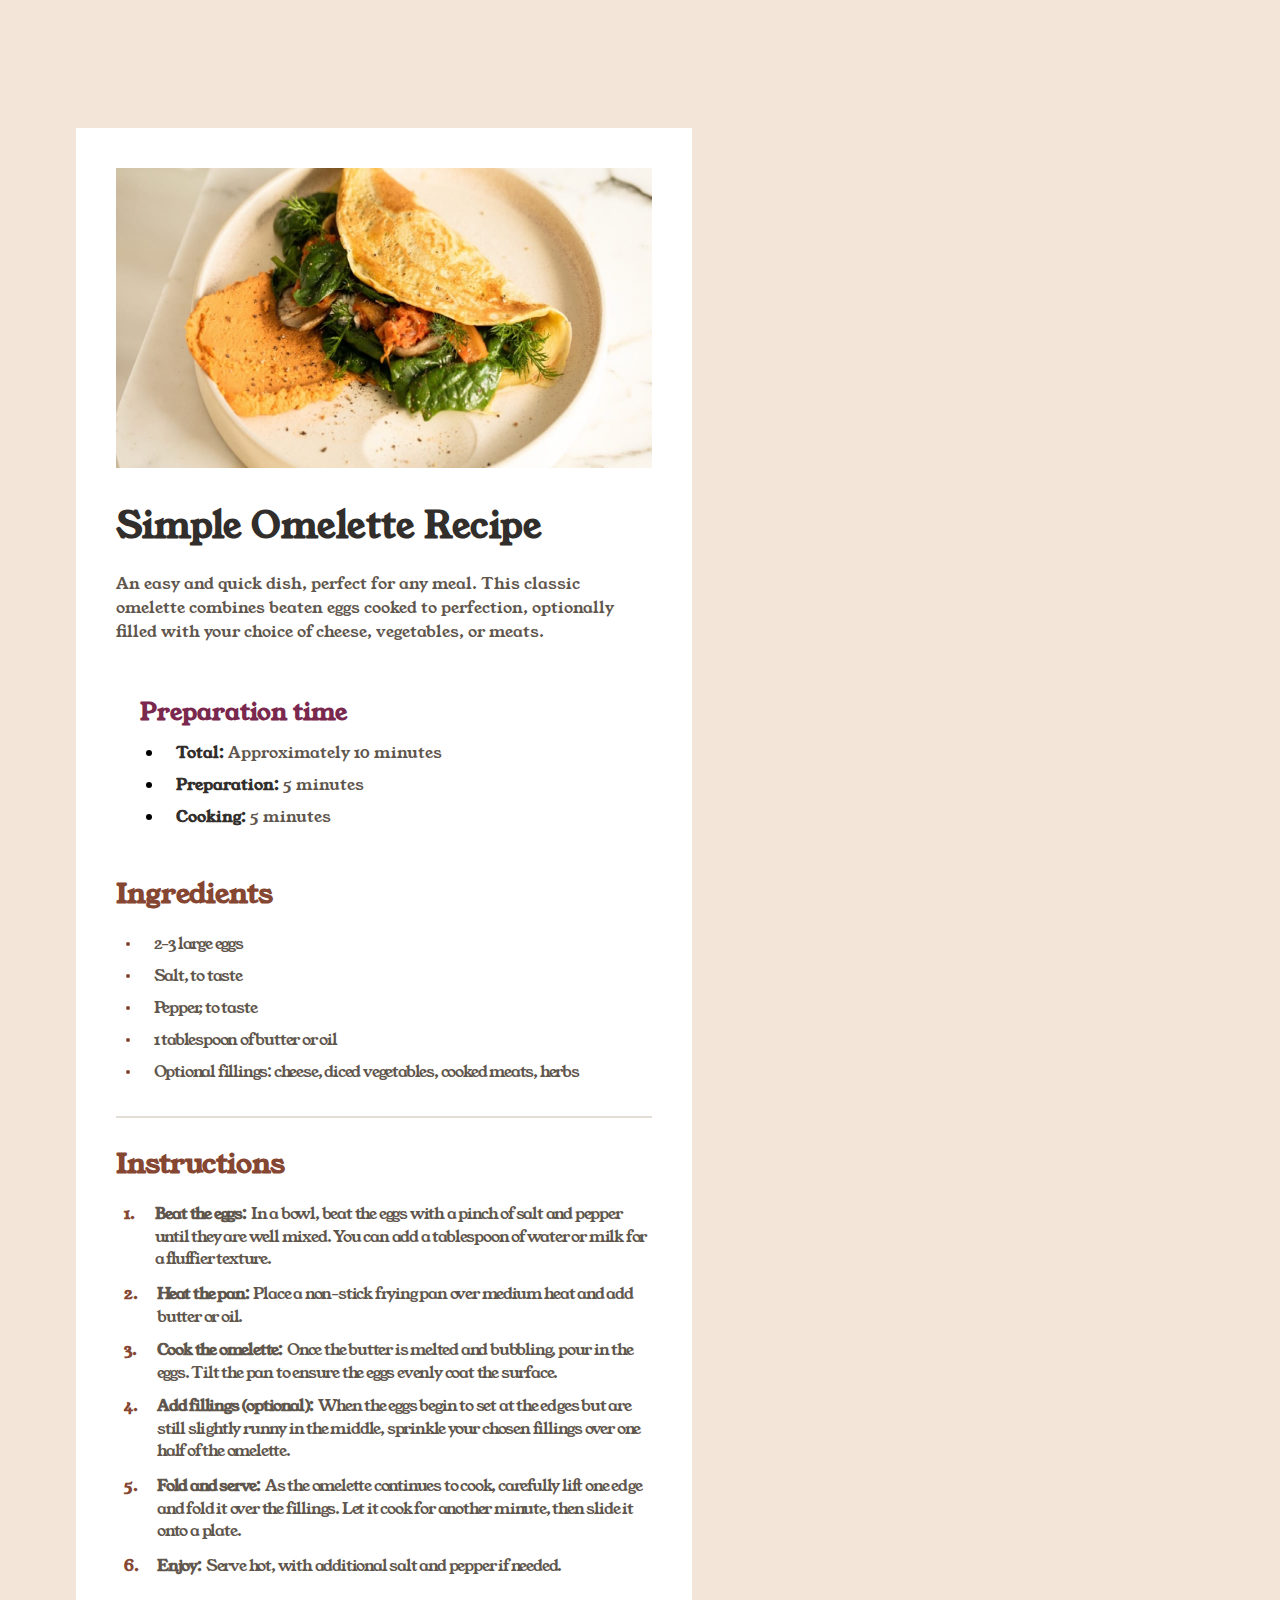
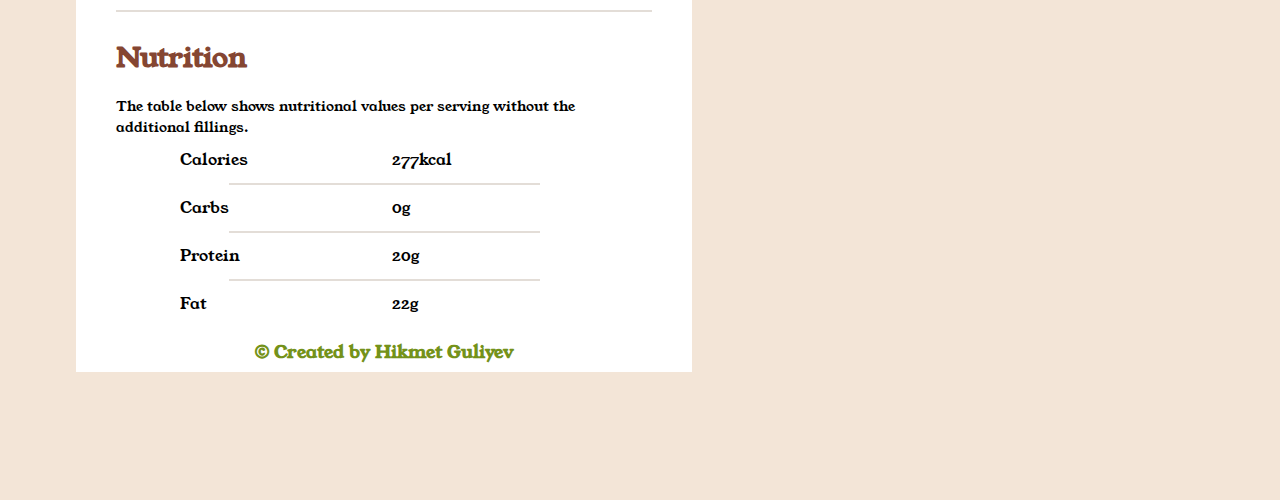
<file: index.html>
<!DOCTYPE html>
<html lang="en">

<head>
    <meta charset="UTF-8">
    <meta name="viewport" content="width=device-width, initial-scale=1.0">
    <link rel="icon" type="image/png" sizes="32x32" href="./assets/images/favicon-32x32.png">
    <title>Frontend Mentor | Recipe page</title>
    <link rel="stylesheet" href="style.css">
</head>

<body>
    <div class="container">
        <article class="card">
            <header class="card_header">
                <img src="assets/images/image-omelette.jpeg" alt="Photo of a simple omelette" class="header_image">
            </header>
            
            <main>
                <div class="card_text-content">
                <section class="card_text-content_title">
                    <h1 class="card_title">Simple Omelette Recipe</h1>
                    <p class="card_text">
                        An easy and quick dish, perfect for any meal. This classic omelette combines beaten eggs cooked
                        to perfection, optionally filled with your choice of cheese, vegetables, or meats.</p>
                </section>
                <section class="card_text-content_preparation">
                    <h2 class="preparation_title">Preparation time</h2>
                    <ul class="preparation_info_list">
                        <li class="preparation_info_list_item">
                            <p class="list_item_text"><span class="preparation_span">Total: </span>Approximately 10
                                minutes</p>
                        </li>
                        <li class="preparation_info_list_item">
                            <p class="list_item_text">
                                <span class="preparation_span">Preparation:</span> 5 minutes
                            </p>
                        </li>
                        <li class="preparation_info_list_item">
                            <p class="list_item_text">
                                <span class="preparation_span">Cooking:</span> 5 minutes
                            </p>
                        </li>
                    </ul>
                </section>
                <section class="card_text-content_ingredients">
                    <h3 class="ingredients_title">Ingredients</h3>
                    <div class="ingredients_info_list">
                        <div class="ingredients_info_list_item">
                            <div class="ingredients_span_box">
                                <div class="ingredients_span_ellipse"></div>
                            </div>
                            <p class="ingredients_list_item_text">2-3 large eggs</p>
                        </div>
                        <div class="ingredients_info_list_item">
                            <div class="ingredients_span_box">
                                <div class="ingredients_span_ellipse"></div>
                            </div>
                            <p class="ingredients_list_item_text">Salt, to taste</p>
                        </div>
                        <div class="ingredients_info_list_item">
                            <div class="ingredients_span_box">
                                <div class="ingredients_span_ellipse"></div>
                            </div>
                            <p class="ingredients_list_item_text">Pepper, to taste</p>
                        </div>
                        <div class="ingredients_info_list_item">
                            <div class="ingredients_span_box">
                                <div class="ingredients_span_ellipse"></div>
                            </div>
                            <p class="ingredients_list_item_text">1 tablespoon of butter or oil</p>
                        </div>
                        <div class="ingredients_info_list_item">
                            <div class="ingredients_span_box">
                                <div class="ingredients_span_ellipse"></div>
                            </div>
                            <p class="ingredients_list_item_text">Optional fillings: cheese, diced vegetables, cooked
                                meats, herbs</p>
                        </div>
                    </div>
                </section>
                <div class="line"></div>
                <section class="instructions">
                    <h3 class="instructions_title">Instructions</h3>
                    <ul class="instructions_list">
                        <li class="instructions_list_item">
                            <p class="instructions_list_item_number">1.</p>
                            <p class="instructions_list_item_text">
                                <span class="instructions_span">Beat the eggs:</span>In a bowl, beat the eggs with a
                                pinch of salt and pepper until they are well mixed. You can add a tablespoon of water or
                                milk for a fluffier texture.
                            </p>
                        </li>
                        <li class="instructions_list_item">
                            <p class="instructions_list_item_number">2.</p>
                            <p class="instructions_list_item_text">
                                <span class="instructions_span">Heat the pan:</span>Place a non-stick frying pan over
                                medium heat and add butter or oil.
                            </p>
                        </li>
                        <li class="instructions_list_item">
                            <p class="instructions_list_item_number">3.</p>
                            <p class="instructions_list_item_text">
                                <span class="instructions_span">Cook the omelette:</span>Once the butter is melted and
                                bubbling, pour in the eggs. Tilt the pan to ensure the eggs evenly coat the surface.
                            </p>
                        </li>
                        <li class="instructions_list_item">
                            <p class="instructions_list_item_number">4.</p>
                            <p class="instructions_list_item_text">
                                <span class="instructions_span">Add fillings (optional):</span>When the eggs begin to
                                set at the edges but are still slightly runny in the middle, sprinkle your chosen
                                fillings over one half of the omelette.
                            </p>
                        </li>
                        <li class="instructions_list_item">
                            <p class="instructions_list_item_number">5.</p>
                            <p class="instructions_list_item_text">
                                <span class="instructions_span">Fold and serve:</span>As the omelette continues to cook,
                                carefully lift one edge and fold it over the fillings. Let it cook for another minute,
                                then slide it onto a plate.
                            </p>
                        </li>
                        <li class="instructions_list_item">
                            <p class="instructions_list_item_number">6.</p>
                            <p class="instructions_list_item_text">
                                <span class="instructions_span">Enjoy:</span>Serve hot, with additional salt and pepper
                                if needed.
                            </p>
                        </li>
                    </ul>
                </section>
                <div class="line"></div>
                <section class="nutrition">
                    <h3 class="nutrition_title">Nutrition</h3>
                    <p class="nutrition_text">The table below shows nutritional values per serving without the
                        additional fillings.</p>
                    <div class="nutrition_info_list">
                        <div class="nutrition_info_list_item">
                            <p class="nutrition_info_list_item-text">Calories</p>
                            <p class="nutrition_info_list_item-text-2">277kcal</p>
                        </div>
                        <div class="nutrition_line"></div>
                        <div class="nutrition_info_list_item">
                            <p class="nutrition_info_list_item-text">Carbs</p>
                            <p class="nutrition_info_list_item-text-2">0g</p>
                        </div>
                        <div class="nutrition_line"></div>
                        <div class="nutrition_info_list_item">
                            <p class="nutrition_info_list_item-text">Protein</p>
                            <p class="nutrition_info_list_item-text-2">20g</p>
                        </div>
                        <div class="nutrition_line"></div>
                        <div class="nutrition_info_list_item">
                            <p class="nutrition_info_list_item-text">Fat</p>
                            <p class="nutrition_info_list_item-text-2">22g</p>
                        </div>
                    </div>
                </section>
            </div>
            </main>
            
            <footer class="card_footer">
                <p class="card_footer_text">&copy; Created by Hikmet Guliyev</p>
            </footer>
        </article>
    </div>
</body>

</html>
</file>
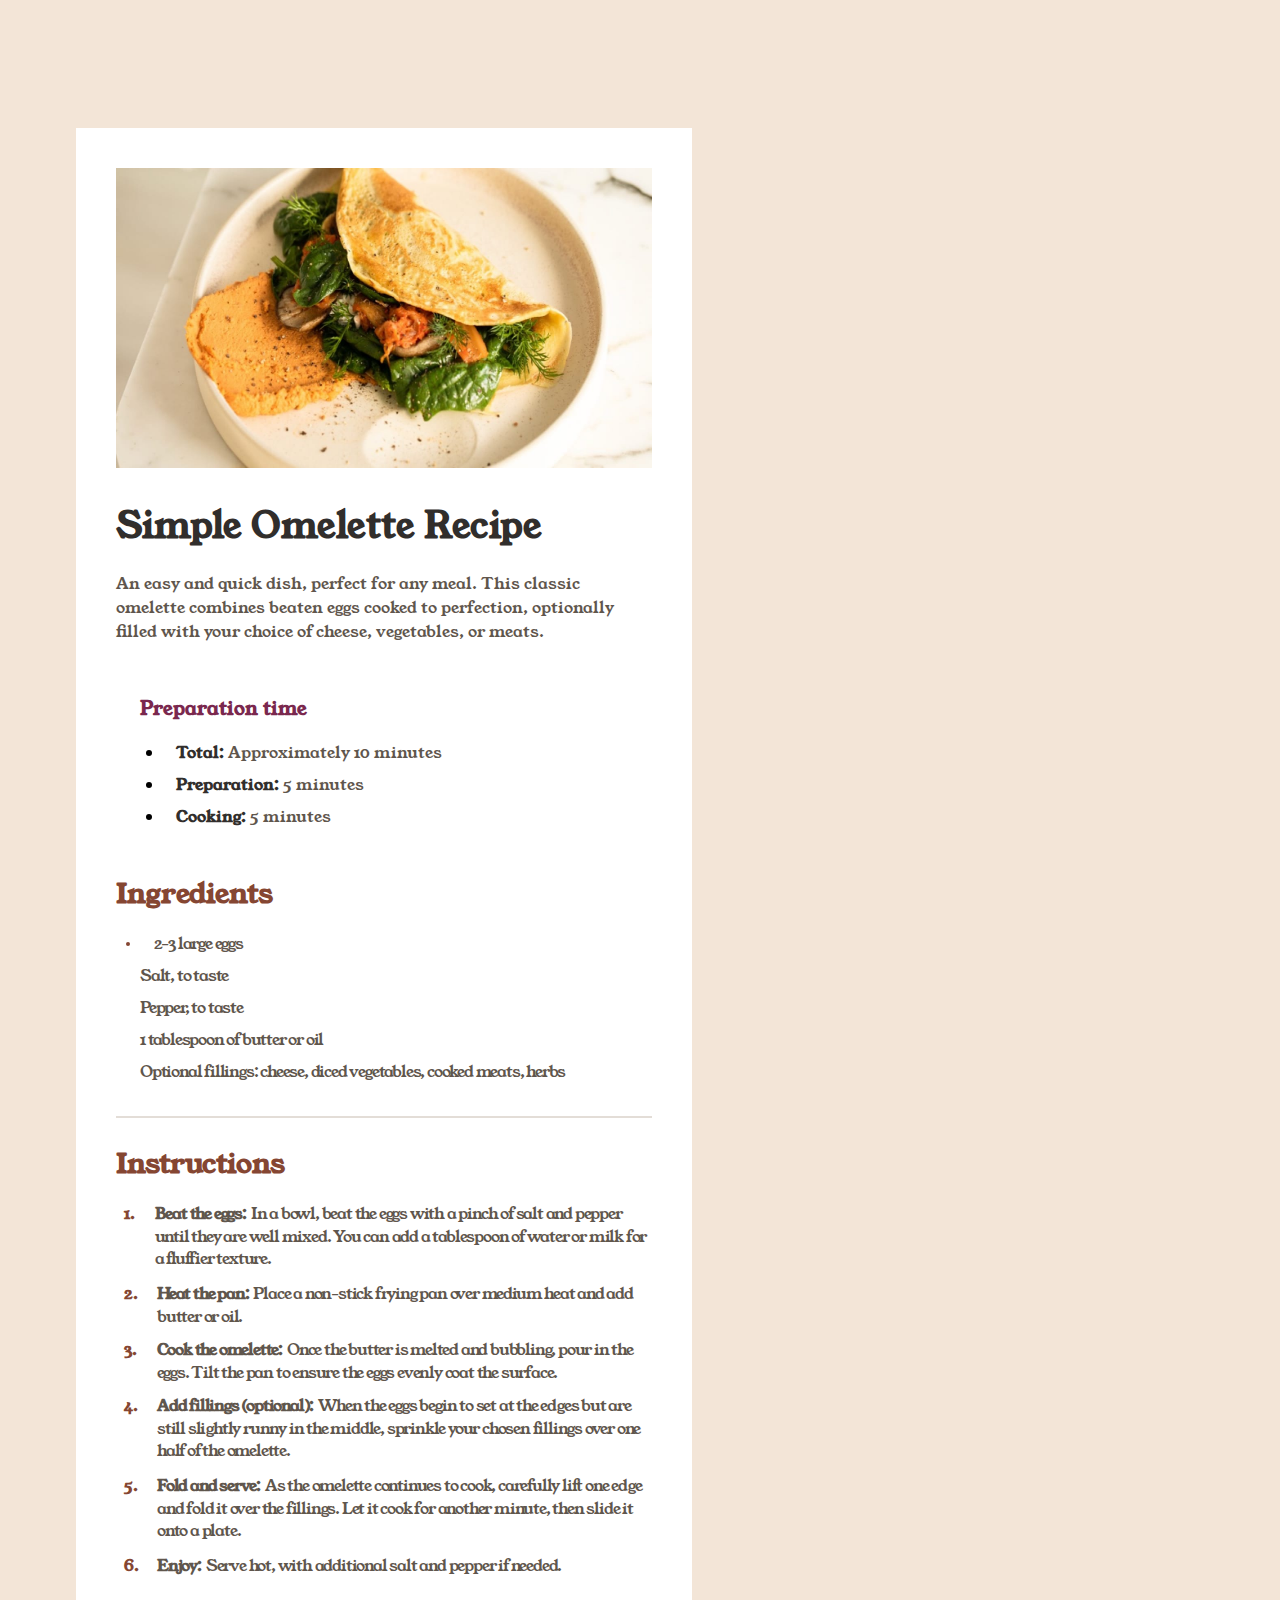
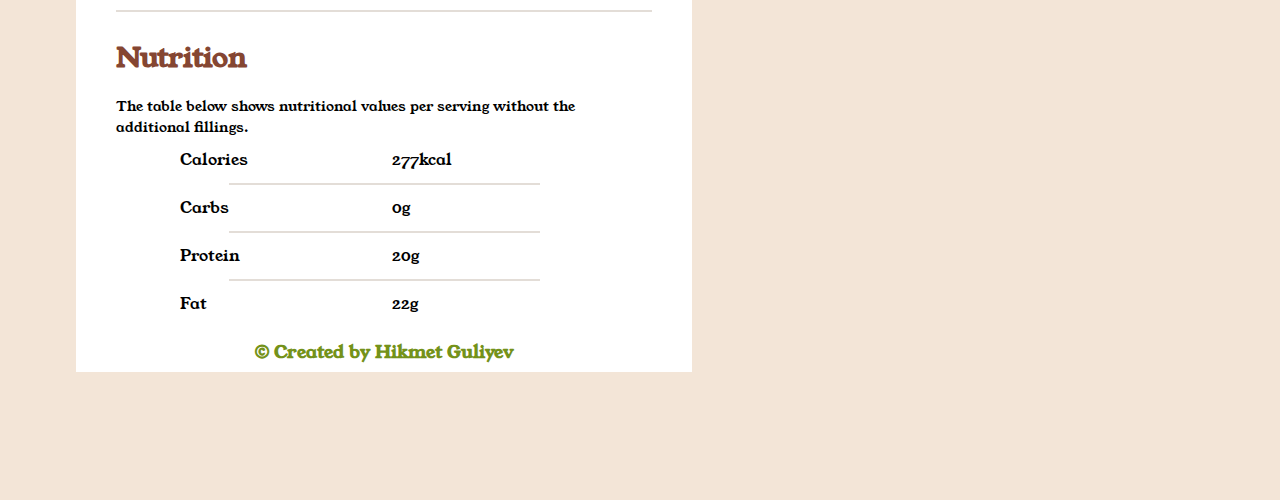
<file: index2.html>
<!DOCTYPE html>
<html lang="en">
<head>
  <meta charset="UTF-8">
  <meta name="viewport" content="width=device-width, initial-scale=1.0"> <!-- displays site properly based on user's device -->

  <link rel="icon" type="image/png" sizes="32x32" href="./assets/images/favicon-32x32.png">
  
  <title>Frontend Mentor | Recipe page</title>
  <link rel="stylesheet" href="style.css">

  <!-- Feel free to remove these styles or customise in your own stylesheet 👍 -->
  <!-- <style>
    .attribution { font-size: 11px; text-align: center; }
    .attribution a { color: hsl(228, 45%, 44%); }
  </style> -->
</head>
<body>
  <div class="container">
    <div class="card">
      <header class="card_header">
        <img src="assets/images/image-omelette.jpeg" alt="image-omelette" class="header_image">
      </header>
      <main class="card_text-content">
        <div class="card_text-content_title">
          <h1 class="card_title">Simple Omelette Recipe</h1>
          <p class="card_text">
            An easy and quick dish, perfect for any meal. This classic omelette combines beaten eggs cooked to perfection, optionally filled with your choice of cheese, vegetables, or meats.</p>
        </div>
        <div class="card_text-content_preparation">
          <h3 class="preparation_title">Preparation time</h3>
          <ul class="preparation_info_list">
            <li class="preparation_info_list_item"><p class="list_item_text">
              <span class="preparation_span">Total:</span> Approximately 10 minutes</p>
            </li>
            <li class="preparation_info_list_item"><p class="list_item_text">
              <span class="preparation_span">Preparation:</span> 5 minutes</p>
            </li>
            <li class="preparation_info_list_item"><p class="list_item_text">
              <span class="preparation_span">Cooking:</span> 5 minutes</p>
            </li>
          </ul>
        </div>
        <div class="card_text-content_ingredients">
          <h2 class="ingredients_title">Ingredients</h2>
          <ul class="ingredients_info_list">
            <li class="ingredients_info_list_item"><p class="ingredients_span_box"><span class="ingredients_span_ellipse"></span></p><p class="ingredients_list_item_text">2-3 large eggs</p></li>
            <li class="ingredients_info_list_item"><p class="ingredients_list_item_text">Salt, to taste</p></li>
            <li class="ingredients_info_list_item"><p class="ingredients_list_item_text"> Pepper, to taste</p></li>
            <li class="ingredients_info_list_item"><p class="ingredients_list_item_text">1 tablespoon of butter or oil</p></li>
            <li class="ingredients_info_list_item"><p class="ingredients_list_item_text">Optional fillings: cheese, diced vegetables, cooked meats, herbs</p></li>
          </ul>
        </div>
        <div class="line"></div>
        <div class="instructions">
          <h2 class="instructions_title">Instructions</h2>
          <ul class="instructions_list">
            <li class="instructions_list_item"><p class="instructions_list_item_number">1.</p><p class="instructions_list_item_text">
              <span class="instructions_span">Beat the eggs:</span>In a bowl, beat the eggs with a pinch of salt and pepper until they are well mixed. You can add a tablespoon of water or milk for a fluffier texture.
            </p></li>
            <li class="instructions_list_item"><p class="instructions_list_item_number">2.</p><p class="instructions_list_item_text">
              <span class="instructions_span">Heat the pan:</span>Place a non-stick frying pan over medium heat and add butter or oil.
            </p></li>
            <li class="instructions_list_item"><p class="instructions_list_item_number">3.</p><p class="instructions_list_item_text">
              <span class="instructions_span">Cook the omelette:</span>Once the butter is melted and bubbling, pour in the eggs. Tilt the pan to ensure the eggs evenly coat the surface.
            </p></li>
            <li class="instructions_list_item"><p class="instructions_list_item_number">4.</p><p class="instructions_list_item_text">
              <span class="instructions_span">Add fillings (optional):</span>When the eggs begin to set at the edges but are still slightly runny in the middle, sprinkle your chosen fillings over one half of the omelette.
            </p></li>
            <li class="instructions_list_item"><p class="instructions_list_item_number">5.</p><p class="instructions_list_item_text">
              <span class="instructions_span">Fold and serve:</span>As the omelette continues to cook, carefully lift one edge and fold it over the fillings. Let it cook for another minute, then slide it onto a plate.
            </p></li>
            <li class="instructions_list_item"><p class="instructions_list_item_number">6.</p><p class="instructions_list_item_text">
              <span class="instructions_span">Enjoy:</span>Serve hot, with additional salt and pepper if needed.
            </p></li>
          </ul>
        </div>
        <div class="line"></div>
        <div class="nutrition">
          <h2 class="nutrition_title">Nutrition</h2>
          <p class="nutrition_text">The table below shows nutritional values per serving without the additional fillings.</p>
          <ul class="nutrition_info_list">
            <li class="nutrition_info_list_item">
              <p class="nutrition_info_list_item-text">Calories</p><p class="nutrition_info_list_item-text-2">277kcal</p>
            </li>
            <div class="nutrition_line"></div>
            <li class="nutrition_info_list_item">
              <p class="nutrition_info_list_item-text">Carbs</p><p class="nutrition_info_list_item-text-2">0g</p>
            </li>
            <div class="nutrition_line"></div>
            <li class="nutrition_info_list_item">
              <p class="nutrition_info_list_item-text">Protein</p><p class="nutrition_info_list_item-text-2">20g</p>
            </li>
            <div class="nutrition_line"></div>
            <li class="nutrition_info_list_item">
              <p class="nutrition_info_list_item-text">Fat</p><p class="nutrition_info_list_item-text-2">22g</p>
            </li>
          </ul>
        </div>
      </main>
      <footer class="card_footer">
        <p class="card_footer_text">&copy; Created by Hikmet Guliyev</p>
      </footer>
    </div>
  </div>

  
  
  <!-- <div class="attribution">
    Challenge by <a href="https://www.frontendmentor.io?ref=challenge" target="_blank">Frontend Mentor</a>. 
    Coded by <a href="#">Your Name Here</a>.
  </div> -->
</body>
</html>
</file>
<file: style.css>
@import url('https://fonts.googleapis.com/css2?family=Inter:ital,opsz,wght@0,14..32,100..900;1,14..32,100..900&family=Outfit:wght@100..900&display=swap');
@import url('https://fonts.googleapis.com/css2?family=Young+Serif&display=swap');

* {
    margin: 0;
    padding: 0;
    box-sizing: border-box;
}

body {
    background-color: #FFF7FB;
    max-width: 375px;
    width: 100%;
    font-family: 'Outfit', sans-serif;
    font-family: 'Young serif', sans-serif;
    font-size: 16px;
}

.container {
    width: 375px;
    height: 2043px;
}

.card {
    width: 375px;
    height: 100%;
    display: flex;
    flex-direction: column;
    align-items: center;
}

.card_header {
    width: 100%;
    height: 171px;
}

.header_image {
    width: 100%;
    height: 171px;
}

.card_text-content {
    width: 375px;
    height: 1872px;
    margin: 40px 32px 0;
    display: flex;
    flex-direction: column;
    align-items: center;
}

.card_text-content_title {
    width: 311px;
    height: 216px;
    margin: 0 32px;
}

.card_title {
    width: 311px;
    height: 72px;
    font-size: 36px;
    line-height: 100%;
    color: #312E2C;
    margin-bottom: 24px;
}

.card_text {
    width: 311px;
    height: 120px;
    font-size: 16px;
    line-height: 150%;
    color: #5F564D;
}

.card_text-content_preparation {
    width: 311px;
    height: 196px;
    margin: 32px;
}

.preparation_title {
    width: calc(100% - 48px);
    height: 20px;
    margin: 24px 24px 16px;
    line-height: 1;
    padding-bottom: 25px;
    color: #7A284E;
}

.preparation_info_list {
    width: 239px;
    height: 112px;
    margin: 0 24px 24px 48px;
}

.preparation_info_list_item {
    width: 239px;
    height: 24px;
    margin-bottom: 8px;
}

.preparation_info_list_item:first-of-type {
    height: 48px;
}

.preparation_info_list_item:last-of-type {
    margin-bottom: 0;
}

.list_item_text {
    width: 223px;
    font-size: 16px;
    line-height: 150%;
    font-weight: normal;
    padding-left: 12px;
    color: #5F564D;
}

.preparation_span {
    font-size: 16px;
    line-height: 150%;
    font-weight: bold;
    color: #312E2C;
}

.card_text-content_ingredients {
    width: 311px;
    height: 228px;
    margin: 0 32px;
}

.ingredients_title {
    width: 311px;
    height: 28px;
    font-size: 28px;
    line-height: 100%;
    color: #854632;
}

.ingredients_info_list {
    width: 100%;
    height: 176px;
    list-style: none;
    margin: 24px auto 0;
}

.ingredients_info_list_item {
    width: 100%;
    height: 24px;
    margin-bottom: 8px;
    display: flex;
    align-items: center;
}

.ingredients_info_list_item:last-of-type {
    width: 311px;
    height: 48px;
    margin: 0 auto;
    margin-top: -12px;
}

.ingredients_span_box {
    width: 16px;
    height: 24px;
    margin-left: 8px;
    display: flex;
    align-items: center;
}

.ingredients_info_list_item:last-child .ingredients_span_box {
    margin-top: 24px;
}

.ingredients_span_ellipse {
    width: 4px;
    height: 4px;
    border-radius: 50% 50%;
    background-color: #854632;
}

.ingredients_list_item_text {
    width: 271px;
    height: 24px;
    padding-left: 12px;
    color: #5F564D;
}

.line {
    width: 311px;
    margin: 32px 0;
    border: 1px solid #E3DDD7;
}

.instructions {
    width: 311px;
    height: 668px;
    margin: 0 auto;
    
}

.instructions_title {
    width: 311px;
    height: 28px;
    font-size: 28px;
    line-height: 100%;
    color: #854632;
    margin-bottom: 24px;
}

.instructions_list {
    width: 311px;
    height: 598px;
}

.instructions_list_item {
    width: 311px;
    margin-bottom: 8px;
    list-style: none;
    display: flex;
}

.instructions_list_item:first-of-type {
    height: 114px;
    margin-bottom: 0;
}

.instructions_list_item:last-of-type {
    margin-bottom: 0;
}

.instructions_list_item_number {
    width: 16px;
    height: 24px;
    margin-left: 5px;
    padding-left: 2.64px;
    font-size: 16px;
    line-height: 150%;
    font-weight: bold;
    color: #854632;
}

.instructions_span {
    font-size: 16px;
    line-height: 150%;
    font-weight: bold;
    padding-right: 5px;
    color: #5F564D;
}

.instructions_list_item_text {
    font-size: 16px;
    line-height: 135%;
    color: #5F564D;
    padding-left: 20px;
}

.nutrition {
    width: 311px;
    height: 292px;
    margin: 0 auto;
}

.nutrition_title {
    width: 311px;
    height: 28px;
    font-size: 28px;
    line-height: 100%;
    color: #854632;
    margin-bottom: 24px;
}

.nutrition_text {
    width: 311px;
    height: 48px;
    font-size: 14px;
    line-height: 150%;
    margin-bottom: 24px;
}

.nutrition_info_list {
    width: 287px;
    height: 168px;
    margin: 0 24px;
    list-style: none;
    display: flex;
    flex-direction: column;
}

.nutrition_info_list_item {
    width: 311px;
    height: 24px;
    display: flex;
}

.nutrition_info_list_item-text {
    width: 115.5px;
    height: 24px;
}

.nutrition_info_list_item-text-2 {
    width: 115.5px;
    height: 24px;
}

.nutrition_line {
    width: 311px;
    margin: 11px auto;
    border: 1px solid #E3DDD7;
}

.card_footer {
    width: 311px;
    height: 40px;
    margin: 0 auto;
}

.card_footer_text {
    width: 311px;
    height: 40px;
    text-align: center;
    padding-top: 6.5px;
    font-size: 18px;
    line-height: 150%;
    font-weight: bold;
    color: #74921a;
}

@media (min-width: 768px) {
    body {
        min-width: 768px;
        width: 100%;
        background-color: #F3E5D7;
    }
    .container {
        width: 768px;
        height: 2100px;
        background-color: #F3E5D7;
        display: flex;
        flex-direction: column;
        align-items: center;
    }

    .card {
        width: 616px;
        height: 1844px;
        margin: 128px 76px;
        background-color: white;        
    }

    .card_header {
        width: calc(100% - 80px);
        height: 300px;
        margin-top: 40px;
    }

    .header_image {
        width: 100%;
        height: 300px;        
    }

    .card_text-content {
        width: 536px;
        height: 1424px;
    }

    .card_text-content_title {
        width: 100%;
        height: 136px;
    }

    .card_title {
        width: 100%;
        height: 40px;
    }

    .card_text {
        width: 100%;
        height: 72px;
        letter-spacing: 0;
    }

    .card_text-content_preparation {
        width: 100%;
        height: 172px;
        box-sizing: border-box;
    }

    .preparation_title {
        width: 488px;
        height: 20px;
    }

    .preparation_info_list {
        width: 464px;
        height: 88px;
    }

    .preparation_info_list_item {
        width: 488px;
    }

    .list_item_text {
        width: 488px;
        height: 24pxpx;
    }

    .preparation_info_list_item:first-of-type {
        height: 24px;
    }

    .card_text-content_ingredients {
        width: 100%;
        height: 204px;
    }

    .ingredients_title {
        width: 100%;
        height: 28px;
    }

    .ingredients_info_list {
        width: calc(100% - 24px);
        height: 152px;
    }

    .ingredients_info_list_item {
        width: 100%;
        height: 24px;
    }

    .ingredients_info_list_item:last-child {
        padding-right: 10px;
    }

    .ingredients_span_box {
        margin-left: -2px;
    }

    .ingredients_info_list_item:last-child .ingredients_span_box {
        margin-top: 0;
    }

    .ingredients_list_item_text {
        width: 100%;
        letter-spacing: -1.2px;
    }

    .ingredients_info_list_item:last-of-type {
        width: 536px;
        height: 24px;
        margin-top: 0;
    }

    .line {
        width: 536px;
        margin: 32px 0;
    }

    .instructions {
        width: 536px;
        height: 428px;
    }

    .instructions_title {
        width: 536px;
    }

    .instructions_list {
        width: 100%;
        height: 376px;
    }

    .instructions_list_item {
        width: 100%;
        height: 72px;
    }

    .instructions_list_item:first-of-type {
        height: 72px;
        margin-bottom: 8px;
    }

    .instructions_list_item:nth-of-type(2),
    .instructions_list_item:nth-of-type(3) {
        height: 48px;
    }

    .instructions_list_item:last-of-type {
        height: 24px;
    }

    .instructions_list_item_text {
        letter-spacing: -1.2px;
    }

    .nutrition {
        width: 536px;
        height: 292px;
    }

    .nutrition_title {
        width: 100%;
        height: 28px;
    }

    .nutrition_text {
        width: 100%;
        height: 28px;
    }

    .nutrition_info_list {
        width: 100%;
        height: 168px;
        margin: 0;
    }
    .nutrition_info_list_item {
        width: 536px;
        height: 24px;
        margin-left: 32px;
        margin-right: 32px;
    }

    .nutrition_info_list_item-text {
        width: 228px;
        height: 24px;
        padding-left: 32px;
    }

    .nutrition_info_list_item-text-2 {
        width: 228px;
        height: 24px;
        padding-left: 16px;
    }

    .card_footer {
        width: 536px;
        height: 40px;
        display: flex;
        align-items: center;
        justify-content: center;
    }
}

@media (min-width: 1440px) {
    body {
        min-width: 1440px;
        width: 100%;
    }

    .container {
        width: 1440px;
        height: 1956px;
    }

    .card {
        width: 736px;
        height: 1700px;
        margin: 128px 352px;
    }

    .card_header {
        width: 656px;
        height: 300px;
    }

    .card_text-content {
        width: 656px;
        height: 1280px;
    }

    .card_text-content_title {
        width: 100%;
        height: 112px;
    }

    .card_title {
        width: 656px;
    }

    .card_text {
        width: 656px;
        height: 48px;
        color: #5F564D;
        letter-spacing: -1.2px;
    }

    .instructions {
        width: 656px;
        height: 332px;
        padding: 0;
        margin: 0;
    }

    .instructions_title {
        width: 656px;
        height: 28px;
    }

    .instructions_list {
        width: 656px;
        height: 280px;
    }

    .instructions_list_item {
        width: 656px;
        height: 48px;
        margin-right: 0;
    }

    .instructions_list_item:first-of-type {
        height: 48px;
        margin-bottom: 8px;
    }

    .instructions_list_item:nth-of-type(2),
    .instructions_list_item:nth-of-type(6) {
        height: 24px;
    }

    .instructions_list_item_text {
        width: 616px;
        height: 48px;
    }

    .instructions_list_item_text:nth-of-type(2),
    .instructions_list_item_text:nth-of-type(6) {
        height: 24px;
    }

    .nutrition {
        width: 656px;
        height: 268px;
    }

    .nutrition_title {
        width: 656px;
        height: 28px;
    }

    .nutrition_text {
        width: 656px;
        height: 24px;
    }

    .nutrition_info_list {
        width: 656px;
        height: 168px;
        margin: 0;
        padding: 0;
    }

    .nutrition_info_list_item {
        width: 656px;
        height: 24px;
        margin-left: 0;
        margin-right: 0;
    }

    .nutrition_info_list_item-text,
    .nutrition_info_list_item-text-2 {
        width: 288px;
        height: 24px;
    }

    .nutrition_line {
        width: 656px;
        margin: 11px 0;
    }

    .nutrition_line:last-of-type {
        margin: 0;
    }

    .card_footer {
        width: 656px;
    }
}
</file>
